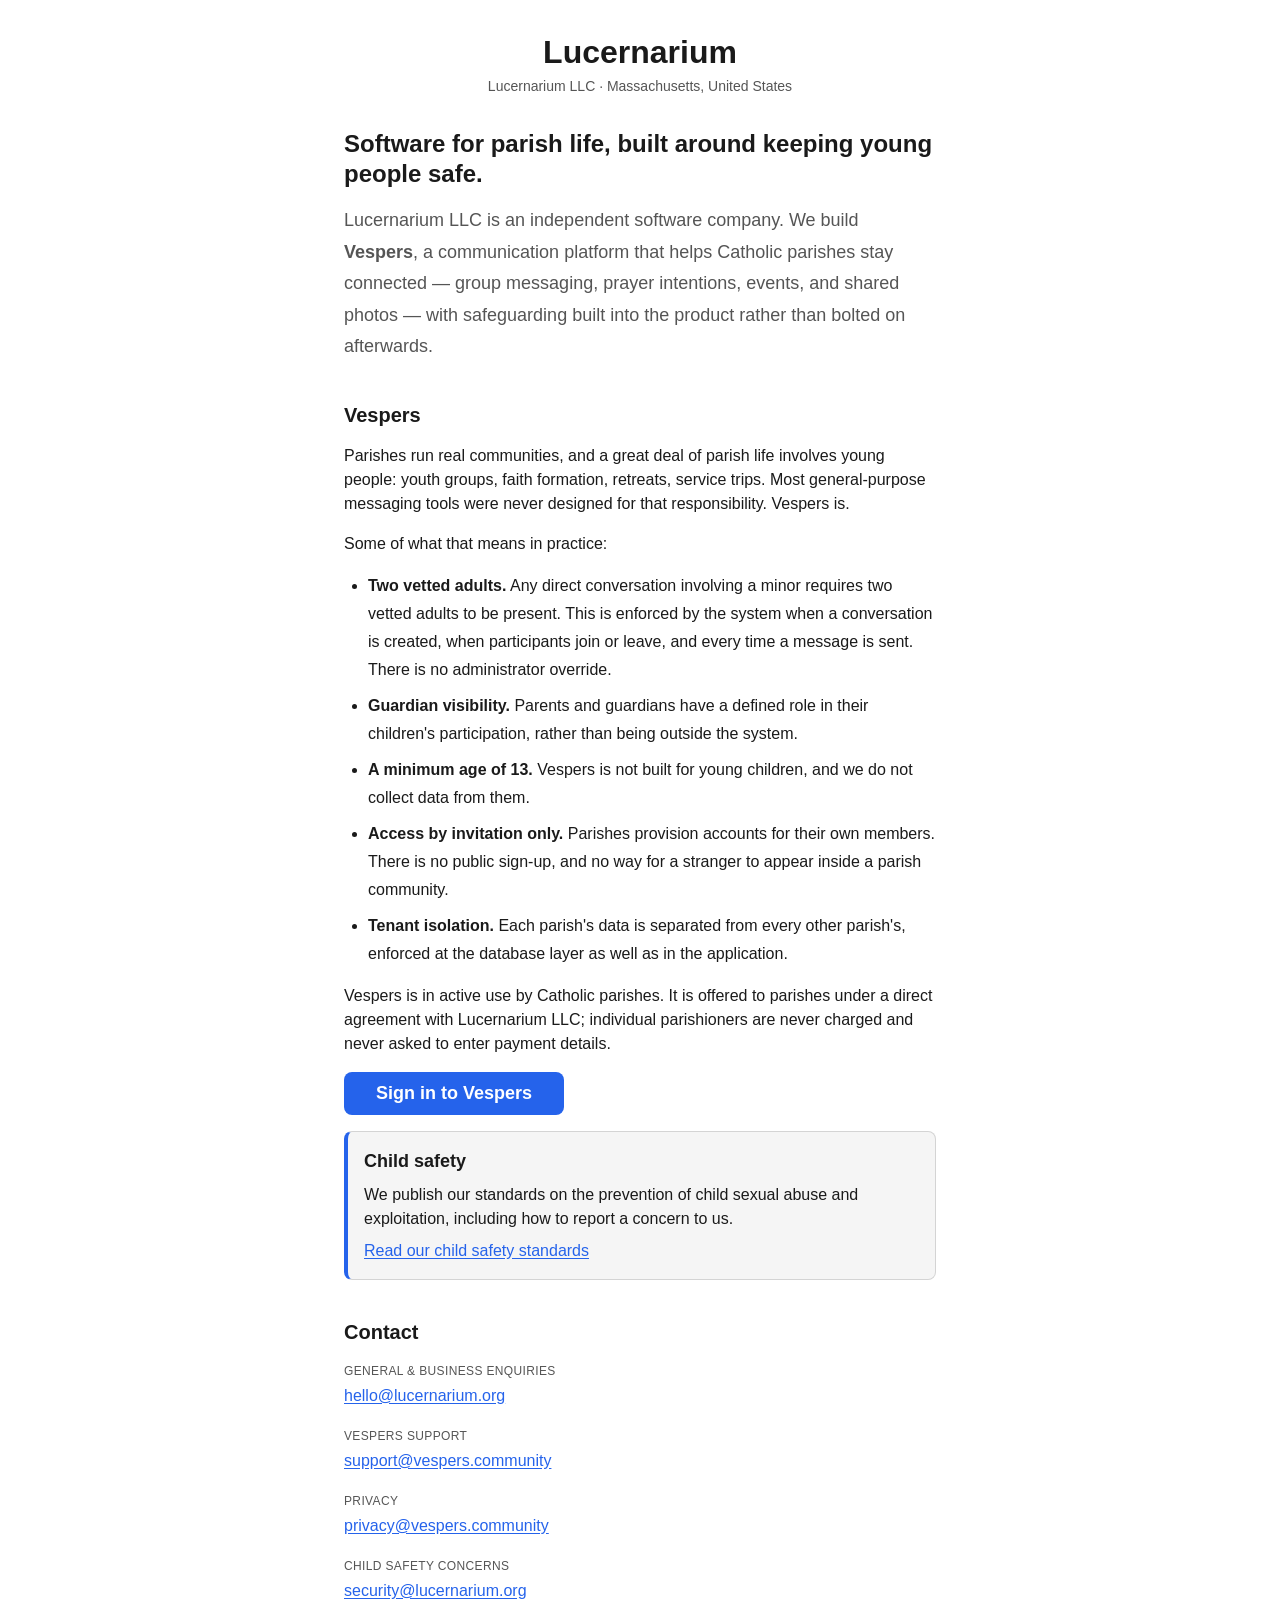
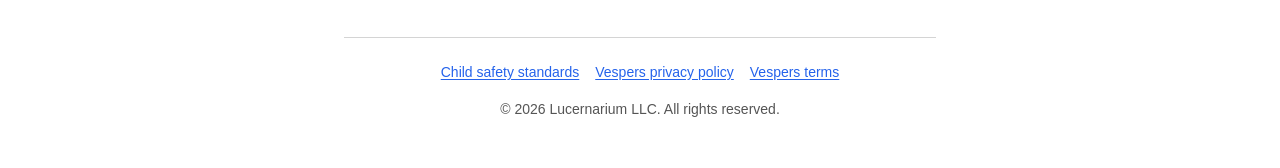
<file: index.html>
<!doctype html>
<!-- Copyright 2026 Lucernarium, LLC. All rights reserved. -->
<html lang="en">
  <head>
    <meta charset="utf-8" />
    <meta name="viewport" content="width=device-width, initial-scale=1" />
    <title>Lucernarium LLC</title>
    <meta
      name="description"
      content="Lucernarium LLC builds Vespers, a communication platform for Catholic parishes with child safety designed into its core."
    />
    <link rel="stylesheet" href="styles.css" />
  </head>
  <body>
    <a class="skip-link" href="#main">Skip to content</a>

    <div class="wrap">
      <header class="masthead">
        <p class="wordmark"><a href="index.html">Lucernarium</a></p>
        <p class="entity">Lucernarium LLC &middot; Massachusetts, United States</p>
      </header>

      <main id="main">
        <h1>Software for parish life, built around keeping young people safe.</h1>

        <p class="lede">
          Lucernarium LLC is an independent software company. We build
          <strong>Vespers</strong>, a communication platform that helps Catholic
          parishes stay connected &mdash; group messaging, prayer intentions,
          events, and shared photos &mdash; with safeguarding built into the
          product rather than bolted on afterwards.
        </p>

        <h2>Vespers</h2>

        <p>
          Parishes run real communities, and a great deal of parish life involves
          young people: youth groups, faith formation, retreats, service trips.
          Most general-purpose messaging tools were never designed for that
          responsibility. Vespers is.
        </p>

        <p>Some of what that means in practice:</p>

        <ul>
          <li>
            <strong>Two vetted adults.</strong> Any direct conversation involving
            a minor requires two vetted adults to be present. This is enforced by
            the system when a conversation is created, when participants join or
            leave, and every time a message is sent. There is no administrator
            override.
          </li>
          <li>
            <strong>Guardian visibility.</strong> Parents and guardians have a
            defined role in their children's participation, rather than being
            outside the system.
          </li>
          <li>
            <strong>A minimum age of 13.</strong> Vespers is not built for young
            children, and we do not collect data from them.
          </li>
          <li>
            <strong>Access by invitation only.</strong> Parishes provision
            accounts for their own members. There is no public sign-up, and no
            way for a stranger to appear inside a parish community.
          </li>
          <li>
            <strong>Tenant isolation.</strong> Each parish's data is separated
            from every other parish's, enforced at the database layer as well as
            in the application.
          </li>
        </ul>

        <p>
          Vespers is in active use by Catholic parishes. It is offered to
          parishes under a direct agreement with Lucernarium LLC; individual
          parishioners are never charged and never asked to enter payment
          details.
        </p>

        <a class="cta" href="https://vespers.community">Sign in to Vespers</a>

        <div class="card card--emphasis">
          <h3>Child safety</h3>
          <p>
            We publish our standards on the prevention of child sexual abuse and
            exploitation, including how to report a concern to us.
          </p>
          <p><a href="child-safety/index.html">Read our child safety standards</a></p>
        </div>

        <h2>Contact</h2>

        <ul class="contact-list">
          <li>
            <span class="label">General &amp; business enquiries</span>
            <a href="mailto:hello@lucernarium.org">hello@lucernarium.org</a>
          </li>
          <li>
            <span class="label">Vespers support</span>
            <a href="mailto:support@vespers.community">support@vespers.community</a>
          </li>
          <li>
            <span class="label">Privacy</span>
            <a href="mailto:privacy@vespers.community">privacy@vespers.community</a>
          </li>
          <li>
            <span class="label">Child safety concerns</span>
            <a href="mailto:security@lucernarium.org">security@lucernarium.org</a>
          </li>
        </ul>
      </main>

      <footer class="site-footer">
        <nav aria-label="Footer">
          <a href="child-safety/index.html">Child safety standards</a>
          <a href="https://vespers.community/privacy">Vespers privacy policy</a>
          <a href="https://vespers.community/terms">Vespers terms</a>
        </nav>
        <p>&copy; 2026 Lucernarium LLC. All rights reserved.</p>
      </footer>
    </div>
  </body>
</html>
</file>
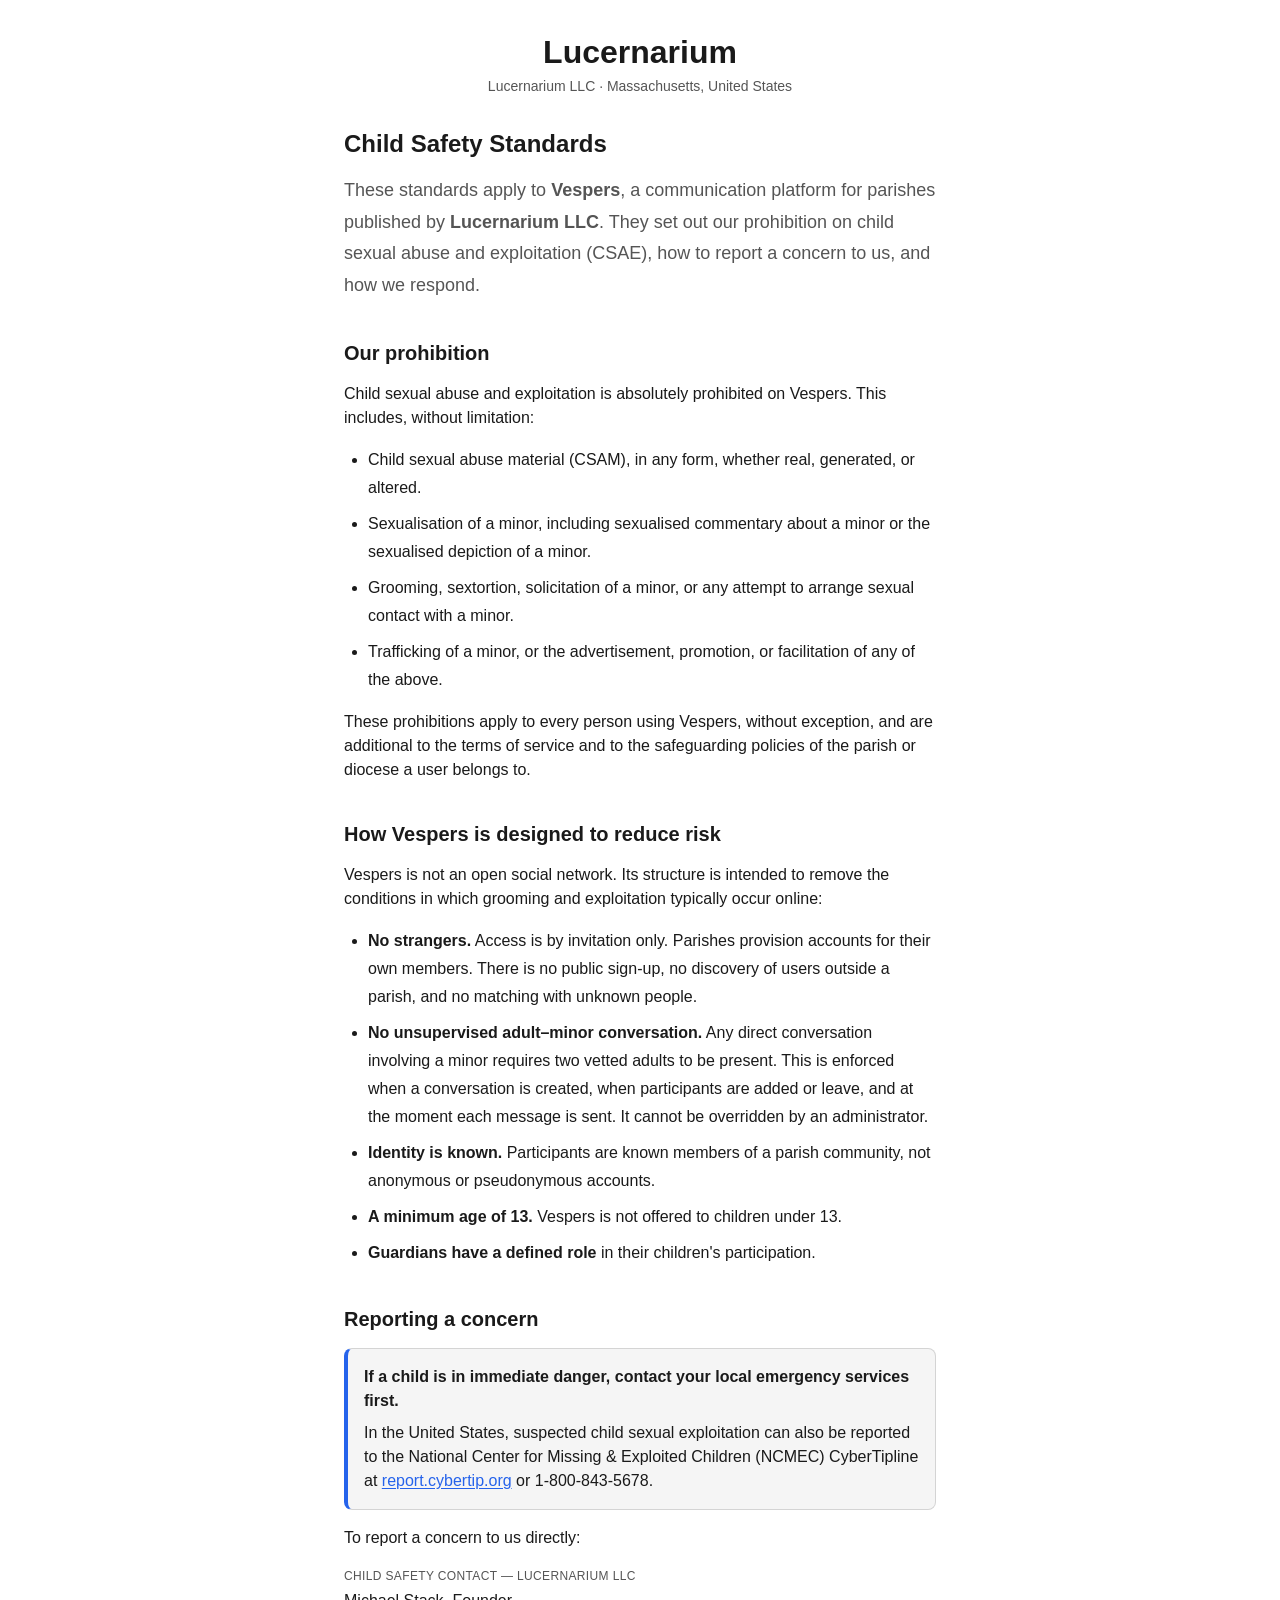
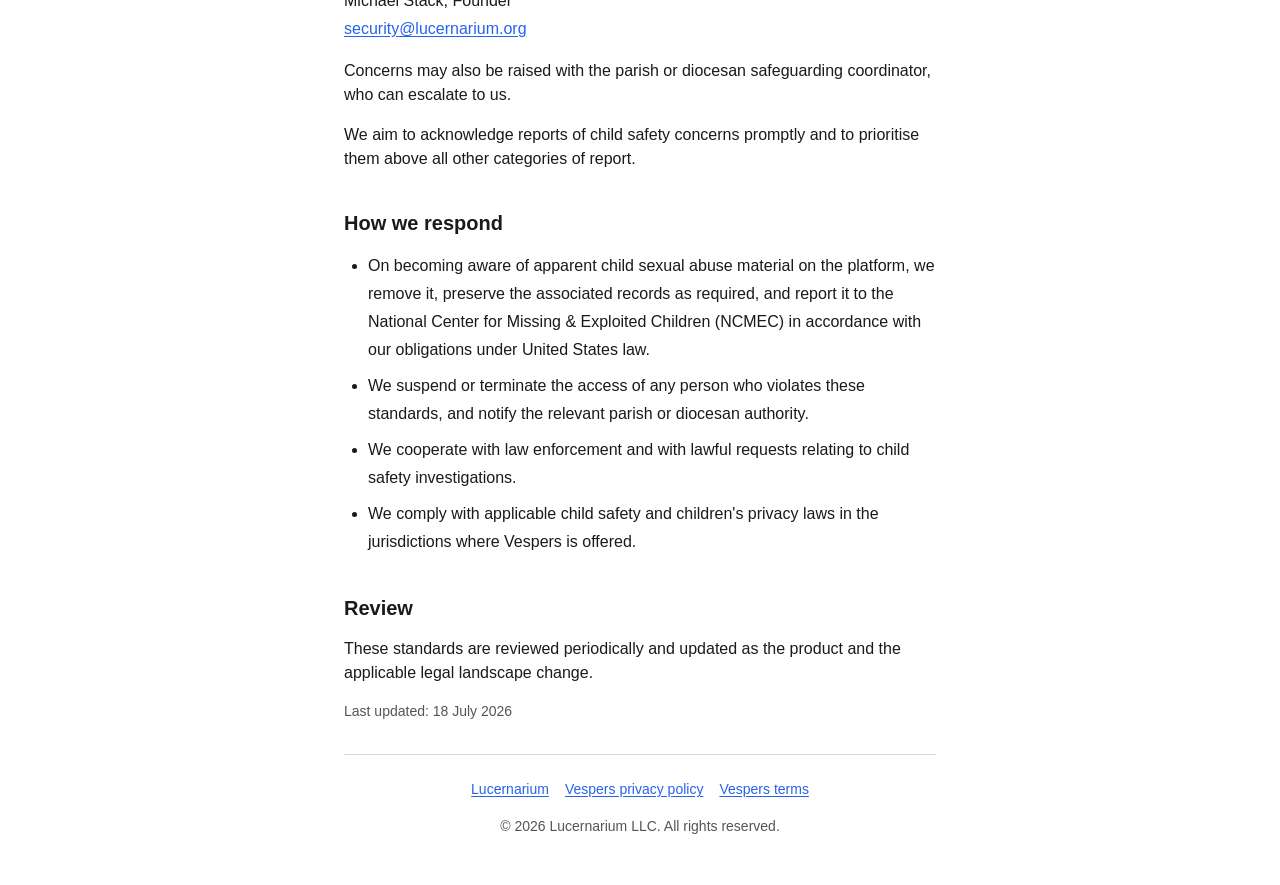
<file: child-safety/index.html>
<!doctype html>
<!-- Copyright 2026 Lucernarium, LLC. All rights reserved. -->
<html lang="en">
  <head>
    <meta charset="utf-8" />
    <meta name="viewport" content="width=device-width, initial-scale=1" />
    <title>Child Safety Standards &mdash; Lucernarium LLC</title>
    <meta
      name="description"
      content="Lucernarium LLC's standards against child sexual abuse and exploitation (CSAE) for Vespers, including how to report a concern."
    />
    <link rel="stylesheet" href="../styles.css" />
  </head>
  <body>
    <a class="skip-link" href="#main">Skip to content</a>

    <div class="wrap">
      <header class="masthead">
        <p class="wordmark"><a href="../index.html">Lucernarium</a></p>
        <p class="entity">Lucernarium LLC &middot; Massachusetts, United States</p>
      </header>

      <main id="main">
        <h1>Child Safety Standards</h1>

        <p class="lede">
          These standards apply to <strong>Vespers</strong>, a communication
          platform for parishes published by <strong>Lucernarium LLC</strong>.
          They set out our prohibition on child sexual abuse and exploitation
          (CSAE), how to report a concern to us, and how we respond.
        </p>

        <h2>Our prohibition</h2>

        <p>
          Child sexual abuse and exploitation is absolutely prohibited on
          Vespers. This includes, without limitation:
        </p>

        <ul>
          <li>
            Child sexual abuse material (CSAM), in any form, whether real,
            generated, or altered.
          </li>
          <li>
            Sexualisation of a minor, including sexualised commentary about a
            minor or the sexualised depiction of a minor.
          </li>
          <li>
            Grooming, sextortion, solicitation of a minor, or any attempt to
            arrange sexual contact with a minor.
          </li>
          <li>
            Trafficking of a minor, or the advertisement, promotion, or
            facilitation of any of the above.
          </li>
        </ul>

        <p>
          These prohibitions apply to every person using Vespers, without
          exception, and are additional to the terms of service and to the
          safeguarding policies of the parish or diocese a user belongs to.
        </p>

        <h2>How Vespers is designed to reduce risk</h2>

        <p>
          Vespers is not an open social network. Its structure is intended to
          remove the conditions in which grooming and exploitation typically
          occur online:
        </p>

        <ul>
          <li>
            <strong>No strangers.</strong> Access is by invitation only.
            Parishes provision accounts for their own members. There is no
            public sign-up, no discovery of users outside a parish, and no
            matching with unknown people.
          </li>
          <li>
            <strong>No unsupervised adult&ndash;minor conversation.</strong> Any
            direct conversation involving a minor requires two vetted adults to
            be present. This is enforced when a conversation is created, when
            participants are added or leave, and at the moment each message is
            sent. It cannot be overridden by an administrator.
          </li>
          <li>
            <strong>Identity is known.</strong> Participants are known members of
            a parish community, not anonymous or pseudonymous accounts.
          </li>
          <li>
            <strong>A minimum age of 13.</strong> Vespers is not offered to
            children under 13.
          </li>
          <li>
            <strong>Guardians have a defined role</strong> in their children's
            participation.
          </li>
        </ul>

        <h2>Reporting a concern</h2>

        <div class="card card--emphasis">
          <p>
            <strong>
              If a child is in immediate danger, contact your local emergency
              services first.
            </strong>
          </p>
          <p>
            In the United States, suspected child sexual exploitation can also be
            reported to the National Center for Missing &amp; Exploited Children
            (NCMEC) CyberTipline at
            <a href="https://report.cybertip.org">report.cybertip.org</a> or
            1-800-843-5678.
          </p>
        </div>

        <p>To report a concern to us directly:</p>

        <ul class="contact-list">
          <li>
            <span class="label">Child safety contact &mdash; Lucernarium LLC</span>
            Michael Stack, Founder<br />
            <a href="mailto:security@lucernarium.org">security@lucernarium.org</a>
          </li>
        </ul>

        <!--
          When in-app reporting ships (vespers#1145), add to the paragraph
          below: "Reports can also be made from within the app on any message
          or photo." Do NOT add it before then — the reporting backend exists
          but has no user-facing UI, and Google cross-checks these standards
          against actual app behaviour.
        -->
        <p>
          Concerns may also be raised with the parish or diocesan safeguarding
          coordinator, who can escalate to us.
        </p>

        <p>
          We aim to acknowledge reports of child safety concerns promptly and to
          prioritise them above all other categories of report.
        </p>

        <h2>How we respond</h2>

        <ul>
          <li>
            On becoming aware of apparent child sexual abuse material on the
            platform, we remove it, preserve the associated records as required,
            and report it to the National Center for Missing &amp; Exploited
            Children (NCMEC) in accordance with our obligations under United
            States law.
          </li>
          <li>
            We suspend or terminate the access of any person who violates these
            standards, and notify the relevant parish or diocesan authority.
          </li>
          <li>
            We cooperate with law enforcement and with lawful requests relating
            to child safety investigations.
          </li>
          <li>
            We comply with applicable child safety and children's privacy laws in
            the jurisdictions where Vespers is offered.
          </li>
        </ul>

        <h2>Review</h2>

        <p>
          These standards are reviewed periodically and updated as the product
          and the applicable legal landscape change.
        </p>

        <p class="updated">Last updated: 18 July 2026</p>
      </main>

      <footer class="site-footer">
        <nav aria-label="Footer">
          <a href="../index.html">Lucernarium</a>
          <a href="https://vespers.community/privacy">Vespers privacy policy</a>
          <a href="https://vespers.community/terms">Vespers terms</a>
        </nav>
        <p>&copy; 2026 Lucernarium LLC. All rights reserved.</p>
      </footer>
    </div>
  </body>
</html>
</file>
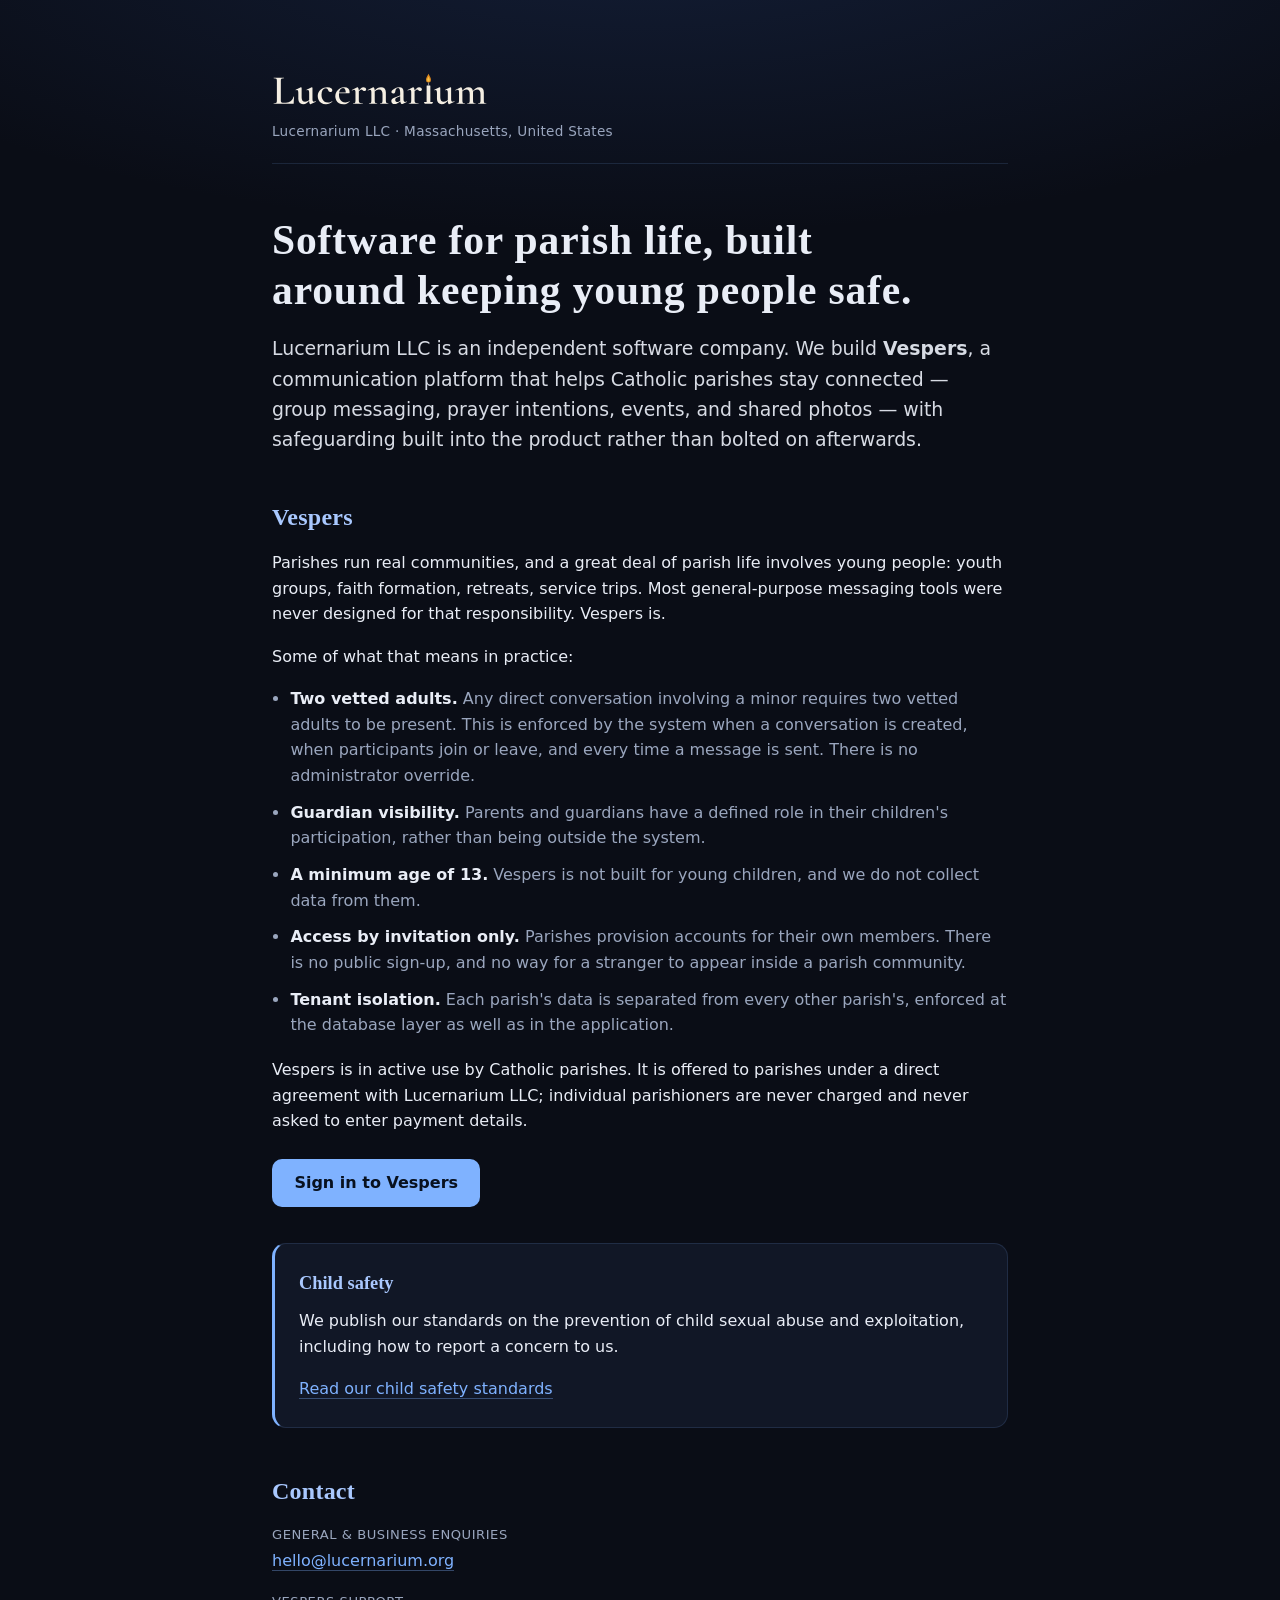
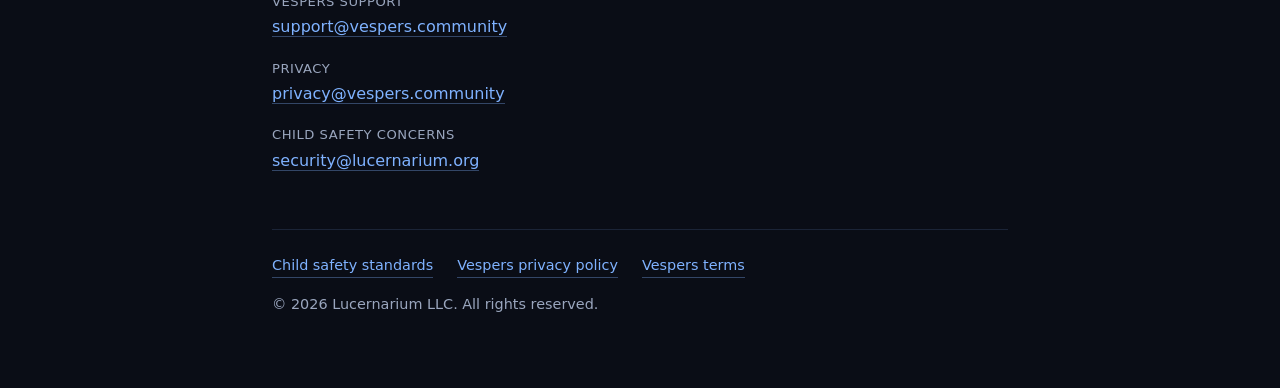
<file: public/index.html>
<!doctype html>
<!-- Copyright 2026 Lucernarium, LLC. All rights reserved. -->
<html lang="en">
  <head>
    <meta charset="utf-8" />
    <meta name="viewport" content="width=device-width, initial-scale=1" />
    <title>Lucernarium LLC</title>
    <meta
      name="description"
      content="Lucernarium LLC builds Vespers, a communication platform for Catholic parishes with child safety designed into its core."
    />
    <link rel="stylesheet" href="styles.css" />
    <!-- Relative paths on purpose: the pages must also work opened from disk. -->
    <link rel="icon" href="favicon.ico" sizes="16x16 32x32 48x48" />
    <link rel="icon" type="image/png" sizes="32x32" href="favicon-32.png" />
    <link rel="icon" type="image/png" sizes="16x16" href="favicon-16.png" />
    <link rel="apple-touch-icon" href="apple-touch-icon.png" />
  </head>
  <body>
    <a class="skip-link" href="#main">Skip to content</a>

    <div class="wrap">
      <header class="masthead">
        <p class="wordmark">
          <a href="index.html"><img src="lucernarium-wordmark-on-dark.svg" alt="Lucernarium" width="218" height="34" /></a>
        </p>
        <p class="entity">Lucernarium LLC &middot; Massachusetts, United States</p>
      </header>

      <main id="main">
        <h1>Software for parish life, built around keeping young people safe.</h1>

        <p class="lede">
          Lucernarium LLC is an independent software company. We build
          <strong>Vespers</strong>, a communication platform that helps Catholic
          parishes stay connected &mdash; group messaging, prayer intentions,
          events, and shared photos &mdash; with safeguarding built into the
          product rather than bolted on afterwards.
        </p>

        <h2>Vespers</h2>

        <p>
          Parishes run real communities, and a great deal of parish life involves
          young people: youth groups, faith formation, retreats, service trips.
          Most general-purpose messaging tools were never designed for that
          responsibility. Vespers is.
        </p>

        <p>Some of what that means in practice:</p>

        <ul>
          <li>
            <strong>Two vetted adults.</strong> Any direct conversation involving
            a minor requires two vetted adults to be present. This is enforced by
            the system when a conversation is created, when participants join or
            leave, and every time a message is sent. There is no administrator
            override.
          </li>
          <li>
            <strong>Guardian visibility.</strong> Parents and guardians have a
            defined role in their children's participation, rather than being
            outside the system.
          </li>
          <li>
            <strong>A minimum age of 13.</strong> Vespers is not built for young
            children, and we do not collect data from them.
          </li>
          <li>
            <strong>Access by invitation only.</strong> Parishes provision
            accounts for their own members. There is no public sign-up, and no
            way for a stranger to appear inside a parish community.
          </li>
          <li>
            <strong>Tenant isolation.</strong> Each parish's data is separated
            from every other parish's, enforced at the database layer as well as
            in the application.
          </li>
        </ul>

        <p>
          Vespers is in active use by Catholic parishes. It is offered to
          parishes under a direct agreement with Lucernarium LLC; individual
          parishioners are never charged and never asked to enter payment
          details.
        </p>

        <!--
          app.vespers.community, NOT the vespers.community apex. The apex
          serves the Vespers marketing one-pager, which has no sign-in on it;
          a visitor following this button would land on another brochure. The
          apex returns 200 for that URL, so no link checker will ever flag it.
        -->
        <a class="cta" href="https://app.vespers.community">Sign in to Vespers</a>

        <div class="card card--emphasis">
          <h3>Child safety</h3>
          <p>
            We publish our standards on the prevention of child sexual abuse and
            exploitation, including how to report a concern to us.
          </p>
          <p><a href="child-safety/index.html">Read our child safety standards</a></p>
        </div>

        <h2>Contact</h2>

        <!--
          Addresses are assembled at runtime by email.js so no harvestable
          string is served in the HTML — the same technique the Vespers apex
          one-pager uses. Each anchor ships empty with its halves in data
          attributes; the <noscript> beside it is what a visitor without
          JavaScript reads. See email.js for the full rationale.
        -->
        <ul class="contact-list">
          <li>
            <span class="label">General &amp; business enquiries</span>
            <a class="js-email" data-user="hello" data-domain="lucernarium.org"></a>
            <noscript>hello (at) lucernarium (dot) org</noscript>
          </li>
          <li>
            <span class="label">Vespers support</span>
            <a class="js-email" data-user="support" data-domain="vespers.community"></a>
            <noscript>support (at) vespers (dot) community</noscript>
          </li>
          <li>
            <span class="label">Privacy</span>
            <a class="js-email" data-user="privacy" data-domain="vespers.community"></a>
            <noscript>privacy (at) vespers (dot) community</noscript>
          </li>
          <li>
            <span class="label">Child safety concerns</span>
            <a class="js-email" data-user="security" data-domain="lucernarium.org"></a>
            <noscript>security (at) lucernarium (dot) org</noscript>
          </li>
        </ul>
      </main>

      <footer class="site-footer">
        <!--
          Both legal links point at app.vespers.community, where the documents
          are actually served. The apex only special-cases /privacy (it 302s
          there); /terms on the apex falls through to the marketing one-pager
          and returns 200 with the wrong page — a broken link that looks
          healthy to any checker that only reads status codes.
        -->
        <nav aria-label="Footer">
          <a href="child-safety/index.html">Child safety standards</a>
          <a href="https://app.vespers.community/privacy">Vespers privacy policy</a>
          <a href="https://app.vespers.community/terms">Vespers terms</a>
        </nav>
        <p>&copy; 2026 Lucernarium LLC. All rights reserved.</p>
      </footer>
    </div>

    <script src="email.js"></script>
  </body>
</html>
</file>
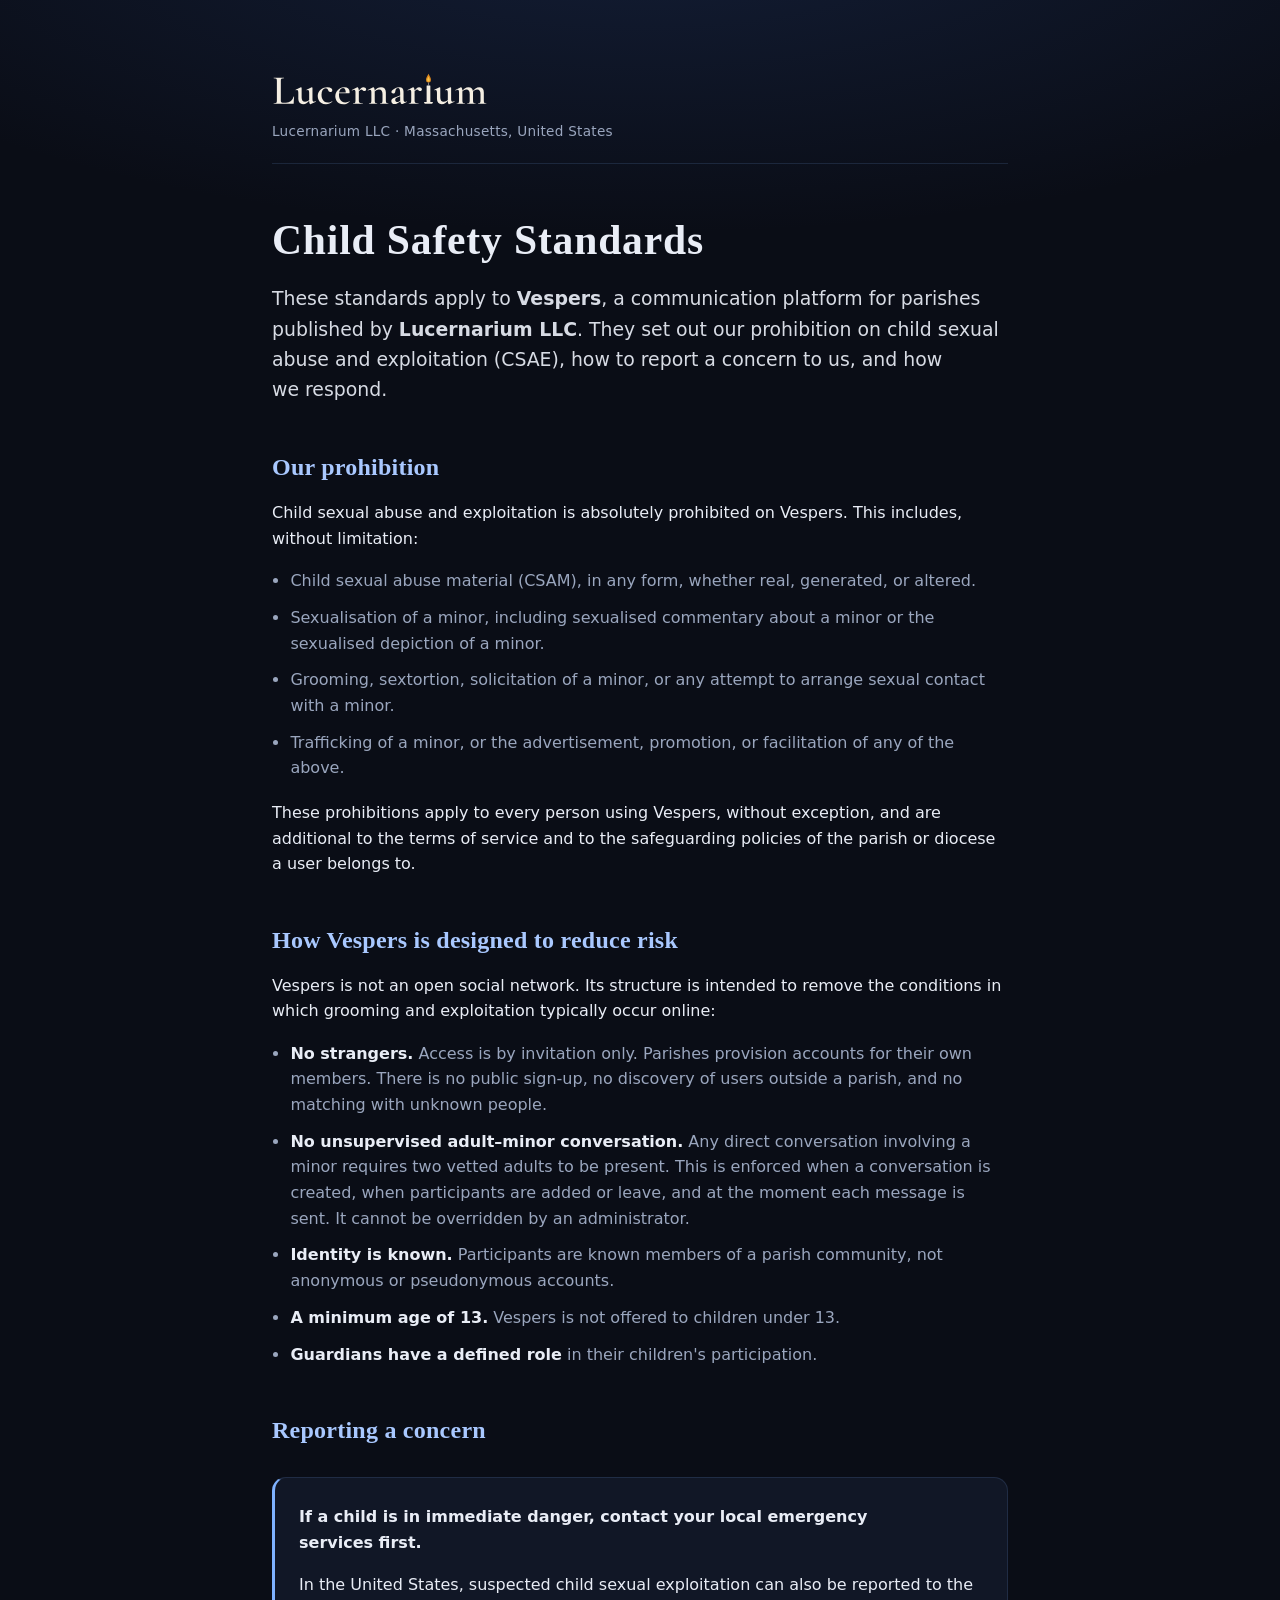
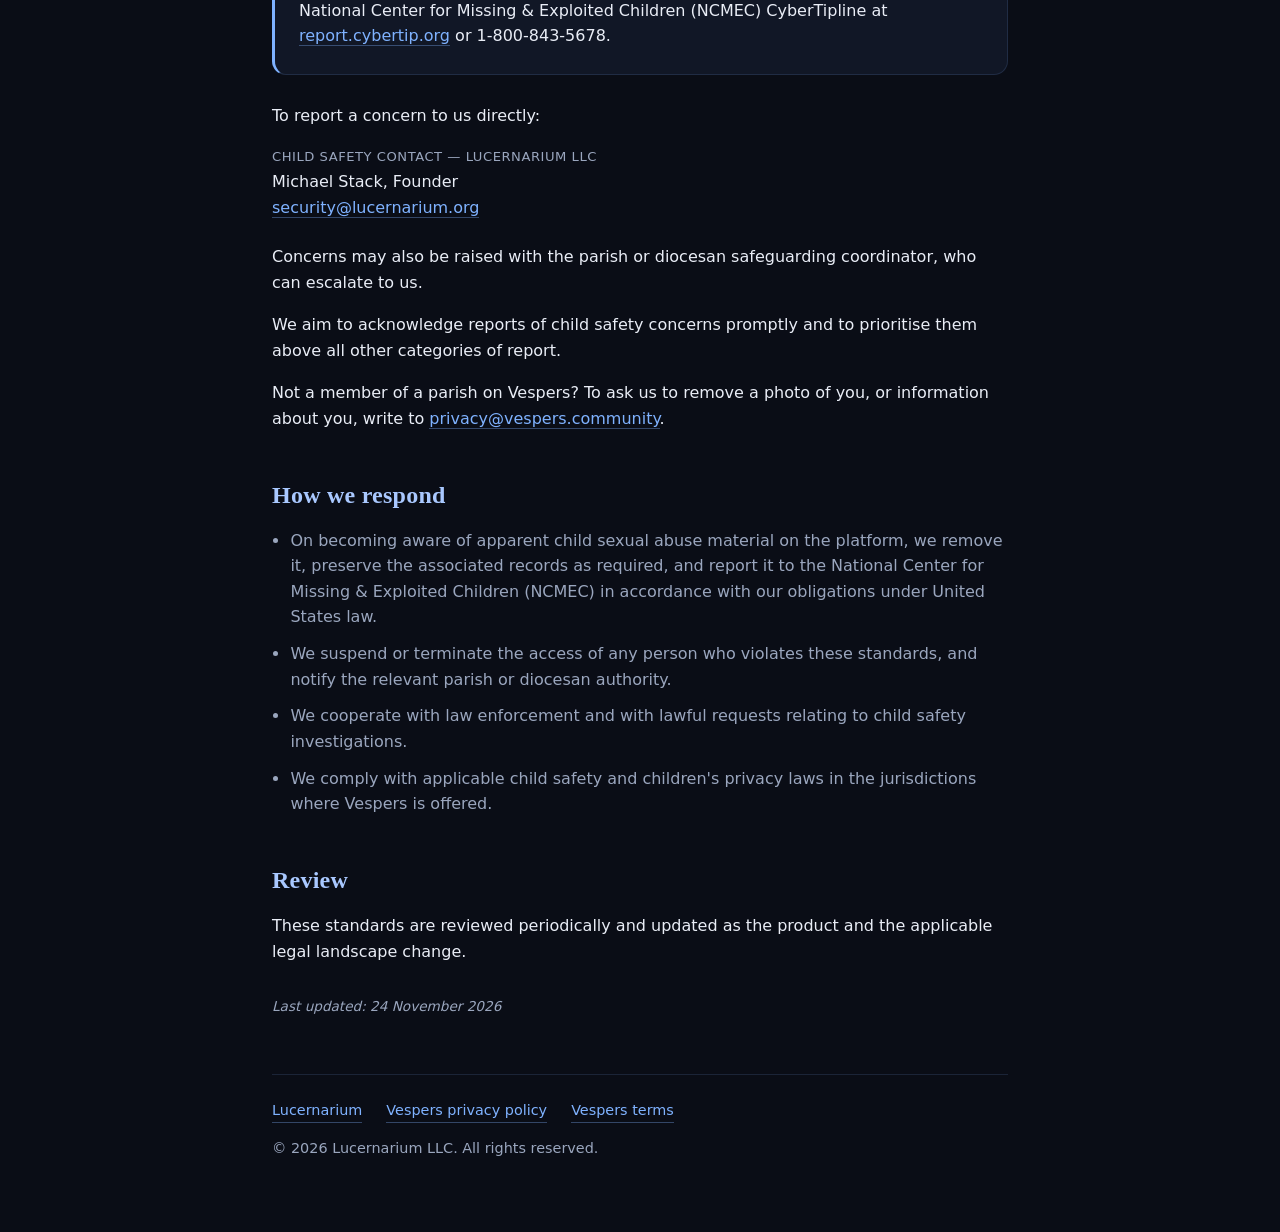
<file: public/child-safety/index.html>
<!doctype html>
<!-- Copyright 2026 Lucernarium, LLC. All rights reserved. -->
<html lang="en">
  <head>
    <meta charset="utf-8" />
    <meta name="viewport" content="width=device-width, initial-scale=1" />
    <title>Child Safety Standards &mdash; Lucernarium LLC</title>
    <meta
      name="description"
      content="Lucernarium LLC's standards against child sexual abuse and exploitation (CSAE) for Vespers, including how to report a concern."
    />
    <link rel="stylesheet" href="../styles.css" />
    <!-- Relative paths on purpose: the pages must also work opened from disk. -->
    <link rel="icon" href="../favicon.ico" sizes="16x16 32x32 48x48" />
    <link rel="icon" type="image/png" sizes="32x32" href="../favicon-32.png" />
    <link rel="icon" type="image/png" sizes="16x16" href="../favicon-16.png" />
    <link rel="apple-touch-icon" href="../apple-touch-icon.png" />
  </head>
  <body>
    <a class="skip-link" href="#main">Skip to content</a>

    <div class="wrap">
      <header class="masthead">
        <p class="wordmark">
          <a href="../index.html"><img src="../lucernarium-wordmark-on-dark.svg" alt="Lucernarium" width="218" height="34" /></a>
        </p>
        <p class="entity">Lucernarium LLC &middot; Massachusetts, United States</p>
      </header>

      <main id="main">
        <h1>Child Safety Standards</h1>

        <p class="lede">
          These standards apply to <strong>Vespers</strong>, a communication
          platform for parishes published by <strong>Lucernarium LLC</strong>.
          They set out our prohibition on child sexual abuse and exploitation
          (CSAE), how to report a concern to us, and how we respond.
        </p>

        <h2>Our prohibition</h2>

        <p>
          Child sexual abuse and exploitation is absolutely prohibited on
          Vespers. This includes, without limitation:
        </p>

        <ul>
          <li>
            Child sexual abuse material (CSAM), in any form, whether real,
            generated, or altered.
          </li>
          <li>
            Sexualisation of a minor, including sexualised commentary about a
            minor or the sexualised depiction of a minor.
          </li>
          <li>
            Grooming, sextortion, solicitation of a minor, or any attempt to
            arrange sexual contact with a minor.
          </li>
          <li>
            Trafficking of a minor, or the advertisement, promotion, or
            facilitation of any of the above.
          </li>
        </ul>

        <p>
          These prohibitions apply to every person using Vespers, without
          exception, and are additional to the terms of service and to the
          safeguarding policies of the parish or diocese a user belongs to.
        </p>

        <h2>How Vespers is designed to reduce risk</h2>

        <p>
          Vespers is not an open social network. Its structure is intended to
          remove the conditions in which grooming and exploitation typically
          occur online:
        </p>

        <ul>
          <li>
            <strong>No strangers.</strong> Access is by invitation only.
            Parishes provision accounts for their own members. There is no
            public sign-up, no discovery of users outside a parish, and no
            matching with unknown people.
          </li>
          <li>
            <strong>No unsupervised adult&ndash;minor conversation.</strong> Any
            direct conversation involving a minor requires two vetted adults to
            be present. This is enforced when a conversation is created, when
            participants are added or leave, and at the moment each message is
            sent. It cannot be overridden by an administrator.
          </li>
          <li>
            <strong>Identity is known.</strong> Participants are known members of
            a parish community, not anonymous or pseudonymous accounts.
          </li>
          <li>
            <strong>A minimum age of 13.</strong> Vespers is not offered to
            children under 13.
          </li>
          <li>
            <strong>Guardians have a defined role</strong> in their children's
            participation.
          </li>
        </ul>

        <h2>Reporting a concern</h2>

        <div class="card card--emphasis">
          <p>
            <strong>
              If a child is in immediate danger, contact your local emergency
              services first.
            </strong>
          </p>
          <p>
            In the United States, suspected child sexual exploitation can also be
            reported to the National Center for Missing &amp; Exploited Children
            (NCMEC) CyberTipline at
            <a href="https://report.cybertip.org">report.cybertip.org</a> or
            1-800-843-5678.
          </p>
        </div>

        <p>To report a concern to us directly:</p>

        <!--
          Assembled at runtime by email.js; the <noscript> is the no-JS
          fallback. See email.js for why. Note this is the one address on the
          site a person may need in an urgent moment — the fallback text is
          therefore plainly readable, not a puzzle.
        -->
        <ul class="contact-list">
          <li>
            <span class="label">Child safety contact &mdash; Lucernarium LLC</span>
            Michael Stack, Founder<br />
            <a class="js-email" data-user="security" data-domain="lucernarium.org"></a>
            <noscript>security (at) lucernarium (dot) org</noscript>
          </li>
        </ul>

        <!--
          When in-app reporting ships (vespers#1145), add to the paragraph
          below: "Reports can also be made from within the app on any message
          or photo." Do NOT add it before then — the reporting backend exists
          but has no user-facing UI, and Google cross-checks these standards
          against actual app behaviour.
        -->
        <p>
          Concerns may also be raised with the parish or diocesan safeguarding
          coordinator, who can escalate to us.
        </p>

        <p>
          We aim to acknowledge reports of child safety concerns promptly and to
          prioritise them above all other categories of report.
        </p>

        <!--
          The removal route for people with no Vespers account (vespers#2222,
          part of the Privacy Policy counsel review, vespers#2224). Keep it in
          step with the same sentence on the Vespers landing page.
        -->
        <p>
          Not a member of a parish on Vespers? To ask us to remove a photo of
          you, or information about you, write to
          <a class="js-email" data-user="privacy" data-domain="vespers.community"></a><noscript>privacy (at) vespers (dot) community</noscript>.
        </p>

        <h2>How we respond</h2>

        <ul>
          <li>
            On becoming aware of apparent child sexual abuse material on the
            platform, we remove it, preserve the associated records as required,
            and report it to the National Center for Missing &amp; Exploited
            Children (NCMEC) in accordance with our obligations under United
            States law.
          </li>
          <li>
            We suspend or terminate the access of any person who violates these
            standards, and notify the relevant parish or diocesan authority.
          </li>
          <li>
            We cooperate with law enforcement and with lawful requests relating
            to child safety investigations.
          </li>
          <li>
            We comply with applicable child safety and children's privacy laws in
            the jurisdictions where Vespers is offered.
          </li>
        </ul>

        <h2>Review</h2>

        <p>
          These standards are reviewed periodically and updated as the product
          and the applicable legal landscape change.
        </p>

        <p class="updated">Last updated: 24 November 2026</p>
      </main>

      <footer class="site-footer">
        <!-- app.vespers.community, not the apex — see the note in index.html. -->
        <nav aria-label="Footer">
          <a href="../index.html">Lucernarium</a>
          <a href="https://app.vespers.community/privacy">Vespers privacy policy</a>
          <a href="https://app.vespers.community/terms">Vespers terms</a>
        </nav>
        <p>&copy; 2026 Lucernarium LLC. All rights reserved.</p>
      </footer>
    </div>

    <script src="../email.js"></script>
  </body>
</html>
</file>
<file: styles.css>
/* Copyright 2026 Lucernarium, LLC. All rights reserved. */

/*
  Token values are mirrored from the Vespers app's
  `frontend/src/styles/tokens.css` so this site reads as part of the same
  family. Names are kept identical on purpose — if the app's palette moves,
  the diff to apply here is obvious.

  The app resolves dark mode via `[data-theme="dark"]` (set by its
  ThemeProvider). This site has no JS, so it follows the OS setting via
  `prefers-color-scheme`, which is what an app user on the default "system"
  theme sees anyway.
*/

:root {
  color-scheme: light dark;

  --color-bg-primary: #ffffff;
  --color-bg-secondary: #f5f5f5;
  --color-text-primary: #1a1a1a;
  --color-text-secondary: #555555;
  --color-border: #d4d4d4;
  --color-accent: #2563eb;
  --color-accent-hover: #1d4ed8;
  --color-accent-text: #ffffff;

  --space-xs: 0.25rem;
  --space-sm: 0.5rem;
  --space-md: 1rem;
  --space-lg: 1.5rem;
  --space-xl: 2rem;
  --space-2xl: 3rem;

  --font-family:
    -apple-system, BlinkMacSystemFont, "Segoe UI", Roboto, Oxygen, Ubuntu, Cantarell, "Fira Sans",
    "Droid Sans", "Helvetica Neue", sans-serif;
  --font-size-xs: 0.75rem;
  --font-size-sm: 0.875rem;
  --font-size-base: 1rem;
  --font-size-lg: 1.125rem;
  --font-size-xl: 1.25rem;
  --font-size-2xl: 1.5rem;
  --font-size-3xl: 2rem;
  --line-height-tight: 1.25;
  --line-height-normal: 1.5;
  --line-height-relaxed: 1.75;

  --radius-sm: 0.25rem;
  --radius-md: 0.5rem;
  --radius-lg: 0.75rem;

  --transition-fast: 150ms ease;
}

@media (prefers-color-scheme: dark) {
  :root {
    --color-bg-primary: #1a1a1a;
    --color-bg-secondary: #262626;
    --color-text-primary: #f0f0f0;
    --color-text-secondary: #aaaaaa;
    --color-border: #404040;
    --color-accent: #3b82f6;
    --color-accent-hover: #60a5fa;
    --color-accent-text: #ffffff;
  }
}

*,
*::before,
*::after {
  box-sizing: border-box;
}

html {
  -webkit-text-size-adjust: 100%;
}

body {
  margin: 0;
  background-color: var(--color-bg-primary);
  color: var(--color-text-primary);
  font-family: var(--font-family);
  font-size: var(--font-size-base);
  line-height: var(--line-height-normal);
}

.skip-link {
  position: absolute;
  left: -9999px;
  top: 0;
  padding: var(--space-sm) var(--space-md);
  background-color: var(--color-accent);
  color: var(--color-accent-text);
  border-radius: 0 0 var(--radius-md) 0;
  z-index: 100;
}

.skip-link:focus {
  left: 0;
}

/* Mirrors `.landing` — same 40rem measure and centred column. */
.wrap {
  max-width: 40rem;
  margin: 0 auto;
  padding: var(--space-xl) var(--space-lg) var(--space-2xl);
  display: flex;
  flex-direction: column;
  gap: var(--space-xl);
  min-height: 100vh;
}

header.masthead {
  display: flex;
  flex-direction: column;
  align-items: center;
  text-align: center;
  gap: var(--space-xs);
}

.wordmark {
  margin: 0;
  font-size: var(--font-size-3xl);
  font-weight: 600;
  line-height: var(--line-height-tight);
}

.wordmark a {
  color: inherit;
  text-decoration: none;
}

.entity {
  margin: 0;
  color: var(--color-text-secondary);
  font-size: var(--font-size-sm);
}

main {
  display: flex;
  flex-direction: column;
  gap: var(--space-md);
}

h1 {
  margin: 0;
  font-size: var(--font-size-2xl);
  line-height: var(--line-height-tight);
  font-weight: 600;
}

h2 {
  margin: var(--space-lg) 0 0;
  font-size: var(--font-size-xl);
  line-height: var(--line-height-tight);
  font-weight: 600;
}

h3 {
  margin: 0;
  font-size: var(--font-size-lg);
  font-weight: 600;
}

p {
  margin: 0;
}

/* Mirrors `.landing__tagline`. */
.lede {
  color: var(--color-text-secondary);
  font-size: var(--font-size-lg);
  line-height: var(--line-height-relaxed);
}

ul {
  margin: 0;
  padding-left: var(--space-lg);
  display: flex;
  flex-direction: column;
  gap: var(--space-sm);
}

li {
  line-height: var(--line-height-relaxed);
}

a {
  color: var(--color-accent);
  text-underline-offset: 0.15em;
  transition: color var(--transition-fast);
}

a:hover {
  color: var(--color-accent-hover);
}

a:focus-visible,
.skip-link:focus-visible {
  outline: 2px solid var(--color-accent);
  outline-offset: 2px;
  border-radius: var(--radius-sm);
}

/* Mirrors `.landing__access-note`. */
.card {
  padding: var(--space-md);
  background-color: var(--color-bg-secondary);
  border: 1px solid var(--color-border);
  border-radius: var(--radius-md);
  display: flex;
  flex-direction: column;
  gap: var(--space-sm);
}

.card--emphasis {
  border-left: 4px solid var(--color-accent);
}

/* Mirrors `.landing__cta`. */
.cta {
  align-self: flex-start;
  display: inline-block;
  padding: var(--space-sm) var(--space-xl);
  background-color: var(--color-accent);
  color: var(--color-accent-text);
  border-radius: var(--radius-md);
  font-size: var(--font-size-lg);
  font-weight: 600;
  text-decoration: none;
  transition: background-color var(--transition-fast);
}

.cta:hover {
  background-color: var(--color-accent-hover);
  color: var(--color-accent-text);
}

.contact-list {
  list-style: none;
  padding: 0;
  gap: var(--space-md);
}

.contact-list .label {
  display: block;
  color: var(--color-text-secondary);
  font-size: var(--font-size-xs);
  letter-spacing: 0.03em;
  text-transform: uppercase;
}

/* Mirrors `.landing__footer`. */
footer.site-footer {
  margin-top: auto;
  padding-top: var(--space-lg);
  border-top: 1px solid var(--color-border);
  display: flex;
  flex-direction: column;
  align-items: center;
  gap: var(--space-md);
  color: var(--color-text-secondary);
  font-size: var(--font-size-sm);
}

/* Mirrors `.landing__links`. */
footer.site-footer nav {
  display: flex;
  flex-wrap: wrap;
  justify-content: center;
  gap: var(--space-sm) var(--space-md);
}

footer.site-footer p {
  margin: 0;
}

.updated {
  color: var(--color-text-secondary);
  font-size: var(--font-size-sm);
}
</file>
<file: public/styles.css>
/* Copyright 2026 Lucernarium, LLC. All rights reserved. */

/*
 * Visual language borrowed deliberately from the Vespers marketing one-pager
 * served at the vespers.community apex. That page is the public face of the
 * product this company publishes, so a visitor arriving here from an app
 * store listing, or from the app itself, should recognise the same hand.
 *
 * The custom-property names and values below are copied VERBATIM from the
 * apex page's inline <style> block, which lives in the Vespers repo at
 * `Caddyfile.tmpl` (the apex `respond` body). It is the source of truth; this
 * file is the follower. If the palette moves there, move it here — there is
 * no shared build step between the two repos, and nothing will warn you.
 *
 * NOT copied: the apex is dark-only by design (`color-scheme:dark`, no light
 * variant), and so is this. An earlier draft of this stylesheet mirrored the
 * *application's* light/dark token set instead (`--color-accent:#2563eb`),
 * which is a different palette for a different surface — the in-app UI, not
 * the marketing face. That was the mismatch this file exists to correct.
 */

:root {
  color-scheme: dark;

  --bg: #0a0d16;
  --bg-card: #111726;
  --fg: #e9edf6;
  --muted: #9aa6be;
  --accent: #7fb2ff;
  --accent-soft: #a9c8ff;
  --rule: rgba(127, 178, 255, 0.14);

  --serif: "Iowan Old Style", "Palatino Linotype", Palatino, Georgia,
    "Times New Roman", serif;
  --sans: system-ui, -apple-system, "Segoe UI", Roboto, Helvetica, Arial,
    sans-serif;
}

* {
  box-sizing: border-box;
}

html,
body {
  margin: 0;
  padding: 0;
}

body {
  background: var(--bg);
  color: var(--fg);
  font-family: var(--sans);
  line-height: 1.6;
  min-height: 100vh;
  padding: clamp(2rem, 6vw, 4.5rem) 1.25rem;
  display: flex;
  justify-content: center;

  /* The apex's signature: a cool wash falling from above the fold. */
  background-image: radial-gradient(
    120% 60% at 50% -10%,
    rgba(43, 74, 140, 0.28),
    transparent 60%
  );
  background-repeat: no-repeat;
  background-attachment: fixed;
}

/*
 * Narrower than the apex's 62rem. That width exists there to fit a
 * three-across card grid; these are long prose documents, and 62rem of
 * running text is well past a comfortable measure. Same visual language,
 * different content shape.
 */
.wrap {
  max-width: 46rem;
  width: 100%;
}

/* --- Skip link ---------------------------------------------------------- */

.skip-link {
  position: absolute;
  left: -9999px;
  top: 0;
  background: var(--bg-card);
  color: var(--fg);
  padding: 0.75rem 1.15rem;
  border: 1px solid var(--rule);
  border-radius: 10px;
  z-index: 10;
}

.skip-link:focus {
  left: 1rem;
  top: 1rem;
}

/* --- Masthead ----------------------------------------------------------- */

.masthead {
  margin-bottom: clamp(2.25rem, 6vw, 3.25rem);
  padding-bottom: 1.25rem;
  border-bottom: 1px solid var(--rule);
}

/*
 * The company wordmark, in its ivory on-dark variant (this site is dark-only,
 * so there is no navy variant to swap to). The SVG is a copy of the one in the
 * Vespers repo at docs/brand/lucernarium/, which is the source of truth; its
 * lettering is outlines, so no font is loaded. The width/height attributes in
 * the HTML reserve the space before it loads; this sets the rendered size.
 */
.wordmark {
  margin: 0 0 0.5rem;
}

.wordmark a {
  display: inline-block;
  border-bottom: none;
  line-height: 0;
}

.wordmark img {
  display: block;
  height: 2.1rem;
  width: auto;
}

.entity {
  margin: 0;
  color: var(--muted);
  font-size: 0.85rem;
  letter-spacing: 0.02em;
}

/* --- Typography --------------------------------------------------------- */

h1 {
  font-family: var(--serif);
  font-weight: 600;
  font-size: clamp(1.9rem, 5.2vw, 2.6rem);
  line-height: 1.2;
  letter-spacing: 0.02em;
  margin: 0 0 1.1rem;
  text-wrap: balance;
}

h2 {
  font-family: var(--serif);
  font-weight: 600;
  font-size: clamp(1.25rem, 3vw, 1.5rem);
  color: var(--accent-soft);
  letter-spacing: 0.01em;
  margin: 2.75rem 0 0.85rem;
  text-wrap: balance;
}

h3 {
  font-family: var(--serif);
  font-weight: 600;
  font-size: 1.15rem;
  color: var(--accent-soft);
  margin: 0 0 0.6rem;
}

p {
  margin: 0 0 1.05rem;
  text-wrap: pretty;
}

.lede {
  font-size: clamp(1.05rem, 2.4vw, 1.18rem);
  opacity: 0.92;
  margin-bottom: 1.6rem;
}

ul {
  margin: 0 0 1.2rem;
  padding-left: 1.15rem;
}

li {
  margin-bottom: 0.7rem;
  color: var(--muted);
}

li strong,
strong {
  color: var(--fg);
}

.updated {
  color: var(--muted);
  font-size: 0.85rem;
  font-style: italic;
  margin-top: 2rem;
}

/* --- Links -------------------------------------------------------------- */

a {
  color: var(--accent);
  text-decoration: none;
  border-bottom: 1px solid rgba(127, 178, 255, 0.35);
}

a:hover {
  border-bottom-color: var(--accent);
}

a:focus-visible {
  outline: 2px solid var(--accent);
  outline-offset: 3px;
  border-radius: 2px;
}

/* --- Cards -------------------------------------------------------------- */

.card {
  background: var(--bg-card);
  border: 1px solid var(--rule);
  border-radius: 14px;
  padding: 1.6rem 1.5rem;
  margin: 1.75rem 0;
}

.card p:last-child {
  margin-bottom: 0;
}

/*
 * The emphasis variant carries the two highest-stakes blocks on the site: the
 * child-safety pointer on the home page, and the "a child is in immediate
 * danger" notice on the standards page. The left rule is the whole signal —
 * it is what makes those blocks findable to someone skimming for exactly
 * them, which in an emergency is the only reading mode that matters.
 */
.card--emphasis {
  border-left: 3px solid var(--accent);
}

/* --- Call to action ----------------------------------------------------- */

.cta {
  display: inline-block;
  background: var(--accent);
  /* Near-black from the page background, not pure #000 — the accent is a
     light blue, so dark-on-light is the legible direction here. */
  color: #08111f;
  font-weight: 600;
  padding: 0.7rem 1.4rem;
  border-radius: 10px;
  border-bottom: none;
  margin: 0.5rem 0;
}

.cta:hover {
  background: var(--accent-soft);
  border-bottom: none;
}

/* --- Contact list ------------------------------------------------------- */

.contact-list {
  list-style: none;
  padding: 0;
  margin: 0 0 1.5rem;
}

.contact-list li {
  margin-bottom: 1.1rem;
  color: var(--fg);
}

.contact-list .label {
  display: block;
  color: var(--muted);
  font-size: 0.82rem;
  letter-spacing: 0.04em;
  text-transform: uppercase;
  margin-bottom: 0.15rem;
}

/*
 * The no-JS fallback for an obfuscated address (see email.js). Styled as
 * plain body text rather than as a link, because until the script runs there
 * is genuinely nothing to click — presenting it as a link would be a lie.
 */
noscript {
  color: var(--fg);
}

/* --- Footer ------------------------------------------------------------- */

.site-footer {
  margin-top: clamp(2.5rem, 6vw, 3.5rem);
  padding-top: 1.5rem;
  border-top: 1px solid var(--rule);
  color: var(--muted);
  font-size: 0.9rem;
}

.site-footer nav {
  display: flex;
  flex-wrap: wrap;
  gap: 0.65rem 1.5rem;
  margin-bottom: 0.9rem;
}

.site-footer p {
  margin: 0;
}

/* --- Motion ------------------------------------------------------------- */

@media (prefers-reduced-motion: no-preference) {
  .wrap {
    animation: rise 0.7s ease-out both;
  }

  @keyframes rise {
    from {
      opacity: 0;
      transform: translateY(10px);
    }
    to {
      opacity: 1;
      transform: none;
    }
  }
}
</file>
